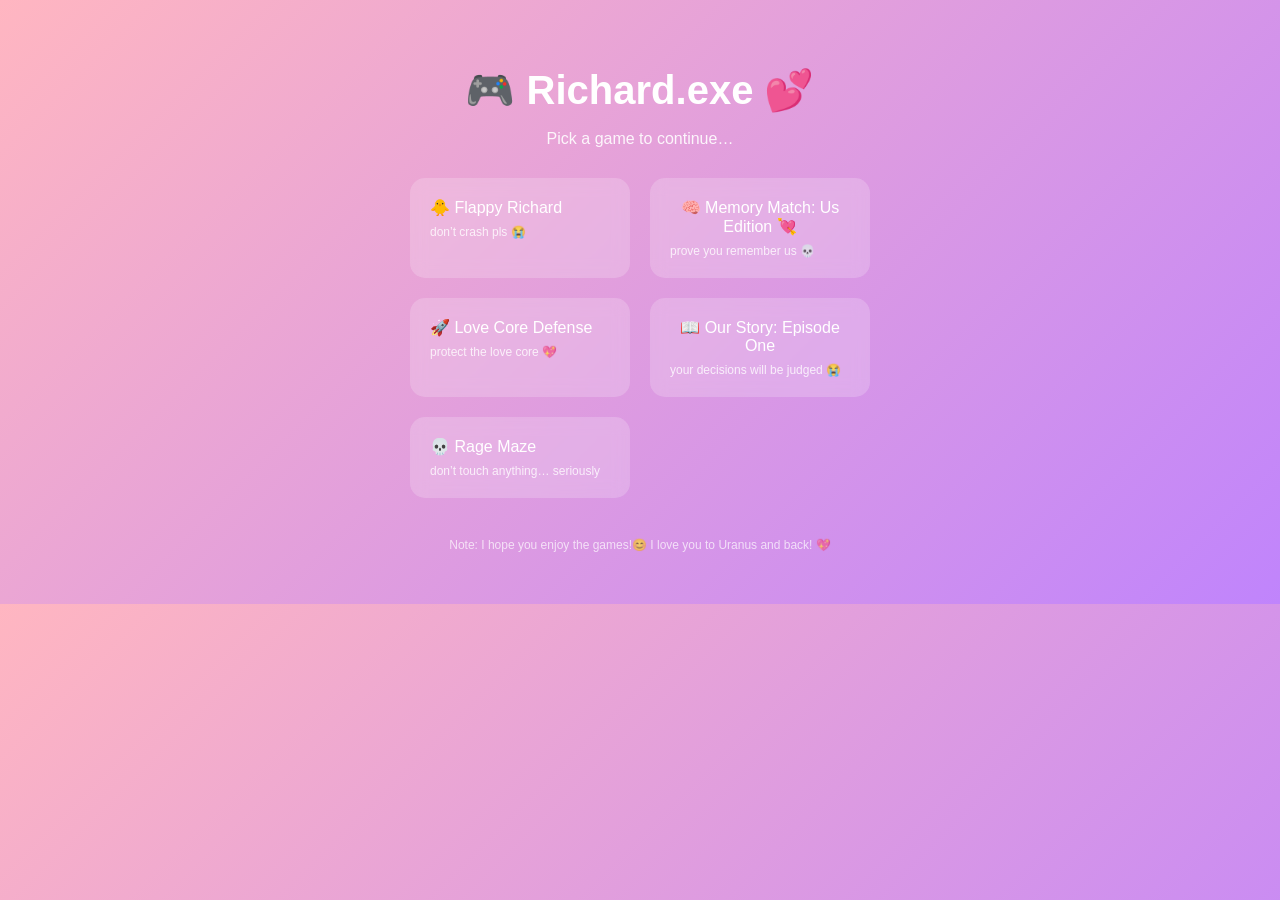
<file: index.html>
<!DOCTYPE html>
<html lang="en">
<head>
  <meta charset="UTF-8" />
  <meta name="viewport" content="width=device-width, initial-scale=1.0"/>
  <title>Richard Arcade 💕</title>
  <link rel="stylesheet" href="style.css">
</head>

<script>
function openGame(game) {
  window.location.href = game + ".html";
}
</script>

<body>

  <div class="container">

    <h1>🎮 Richard.exe 💕</h1>
<p class="subtitle">Pick a game to continue…</p>

<div class="grid">

  <button class="game-card" onclick="openGame('flappy')">
    🐥 Flappy Richard
    <span>don’t crash pls 😭</span>
  </button>

  <button class="game-card" onclick="openGame('memory')">
    🧠 Memory Match: Us Edition 💘
    <span>prove you remember us 💀</span>
  </button>

  <button class="game-card" onclick="openGame('shooter')">
    🚀 Love Core Defense
    <span>protect the love core 💖</span>
  </button>

  <button class="game-card" onclick="openGame('story')">
    📖 Our Story: Episode One
    <span>your decisions will be judged 😭</span>
  </button>

  <!-- ADD THIS -->
  <button class="game-card" onclick="location.href='maze.html'">
    💀 Rage Maze
    <span>don’t touch anything… seriously</span>
  </button>

</div>

<p class="footer">Note: I hope you enjoy the games!😊 I love you to Uranus and back! 💖</p>
</file>
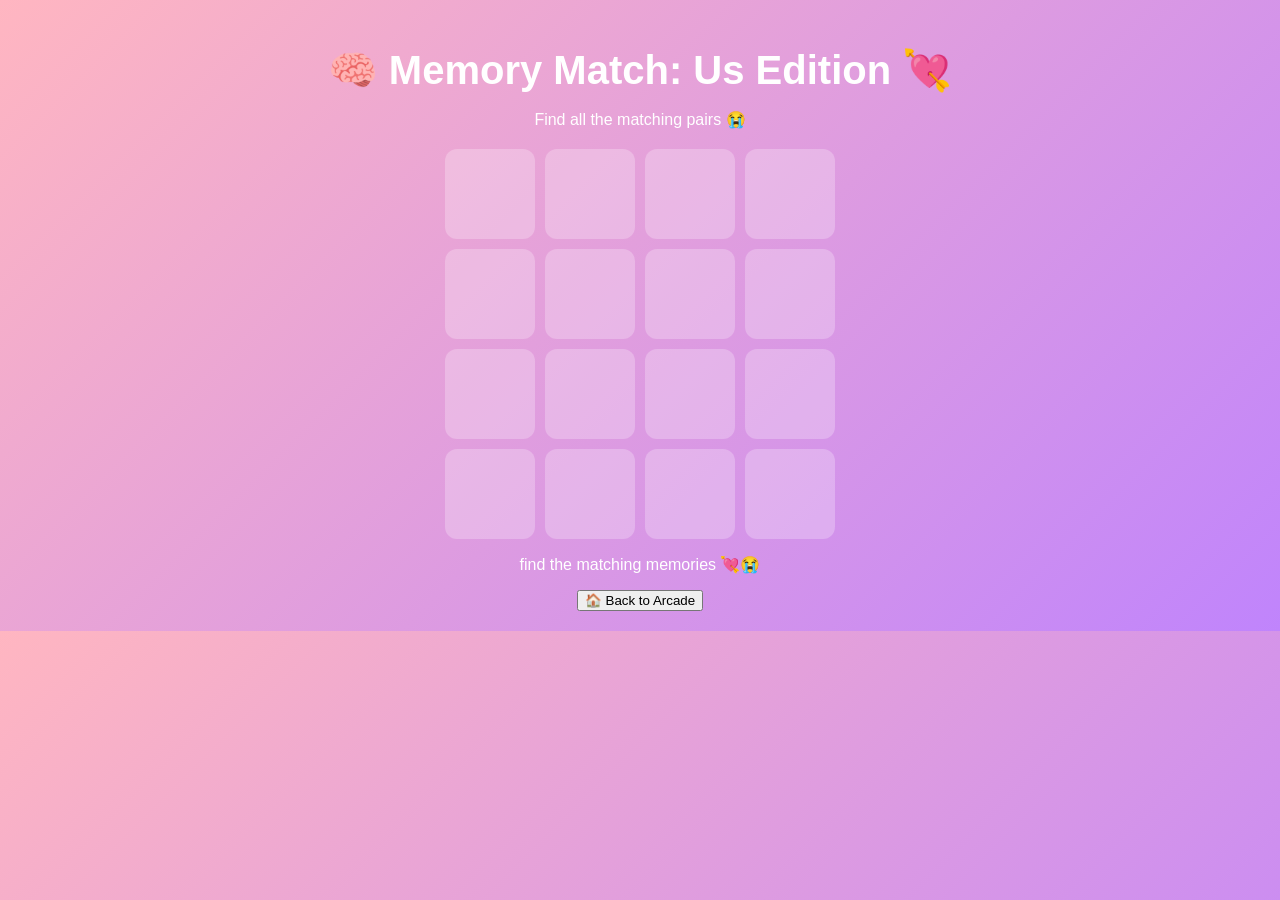
<file: memory.html>
<!DOCTYPE html>
<html lang="en">
<head>
  <meta charset="UTF-8">
  <title>Memory Match 💘</title>
  <link rel="stylesheet" href="style.css">
</head>

<body>

  <div class="game-container">

    <h1>🧠 Memory Match: Us Edition 💘</h1>
    <p>Find all the matching pairs 😭</p>

    <div id="gameBoard" class="board"></div>

    <p id="status"></p>

    <button onclick="goHome()">🏠 Back to Arcade</button>

  </div>

  <script src="memory.js"></script>
</body>
</html>
</file>
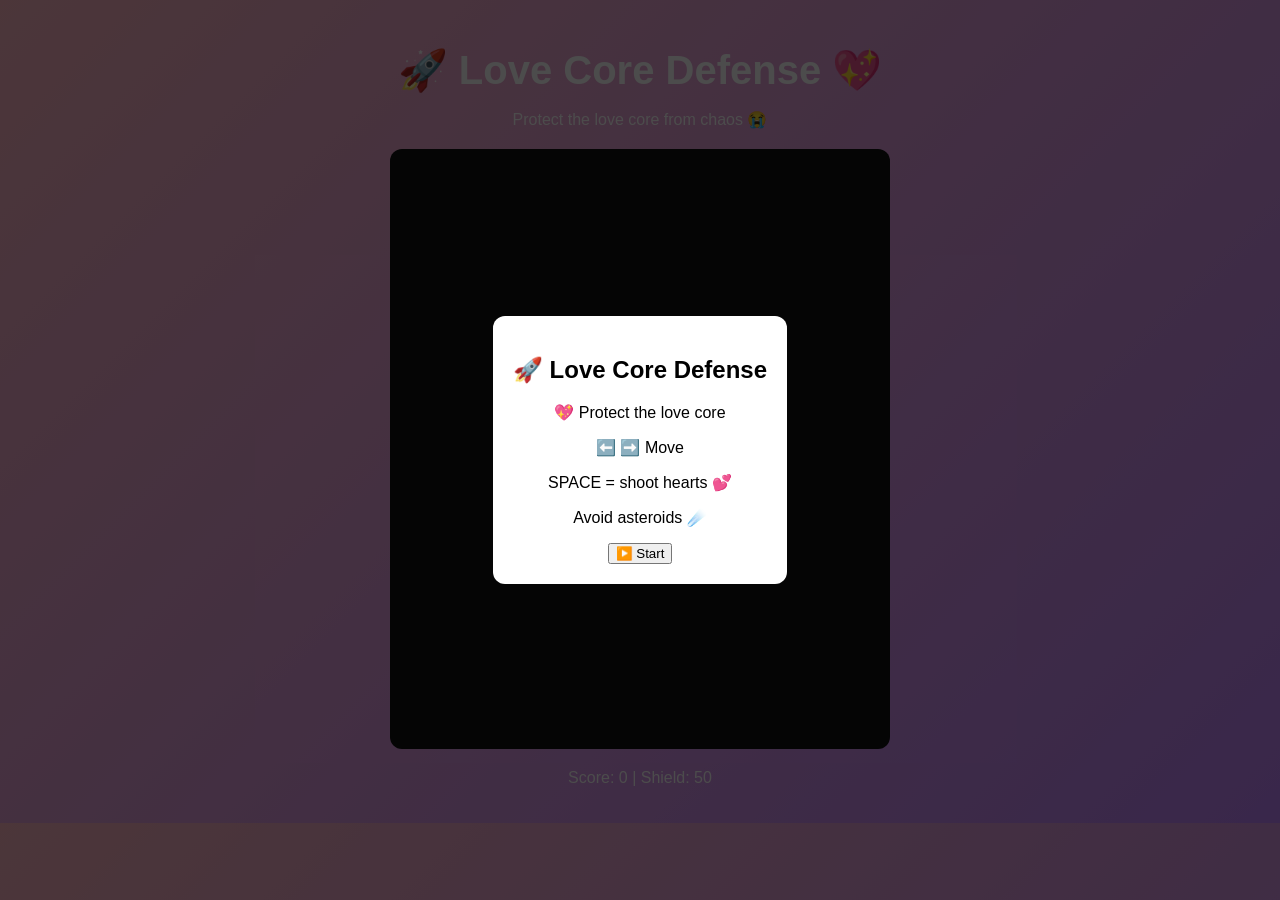
<file: shooter.html>
<!DOCTYPE html>
<html lang="en">
<head>
  <meta charset="UTF-8">
  <title>Love Core Defense 🚀💖</title>
  <link rel="stylesheet" href="style.css">
</head>

<body>

  <div class="game-container">

    <h1>🚀 Love Core Defense 💖</h1>
    <p>Protect the love core from chaos 😭</p>

    <canvas id="gameCanvas"></canvas>

    <p id="score">Score: 0 | Shield: 50</p>

    <!-- START SCREEN -->
    <div id="startScreen" class="overlay">
      <div class="popup">
        <h2>🚀 Love Core Defense</h2>

        <p>💖 Protect the love core</p>
        <p>⬅️ ➡️ Move</p>
        <p>SPACE = shoot hearts 💕</p>
        <p>Avoid asteroids ☄️</p>

        <button onclick="startGame()">▶️ Start</button>
      </div>
    </div>

    <!-- GAME OVER SCREEN -->
    <div id="gameOverScreen" class="overlay" style="display:none;">
      <div class="popup">
        <h2>💀 You lost!</h2>
        <p id="finalScore"></p>

        <button onclick="restartGame()">🔁 Restart</button>
        <button onclick="goHome()">🏠 Back to Arcade</button>
      </div>
    </div>

  </div>

  <script src="shooter.js"></script>
</body>
</html>
</file>
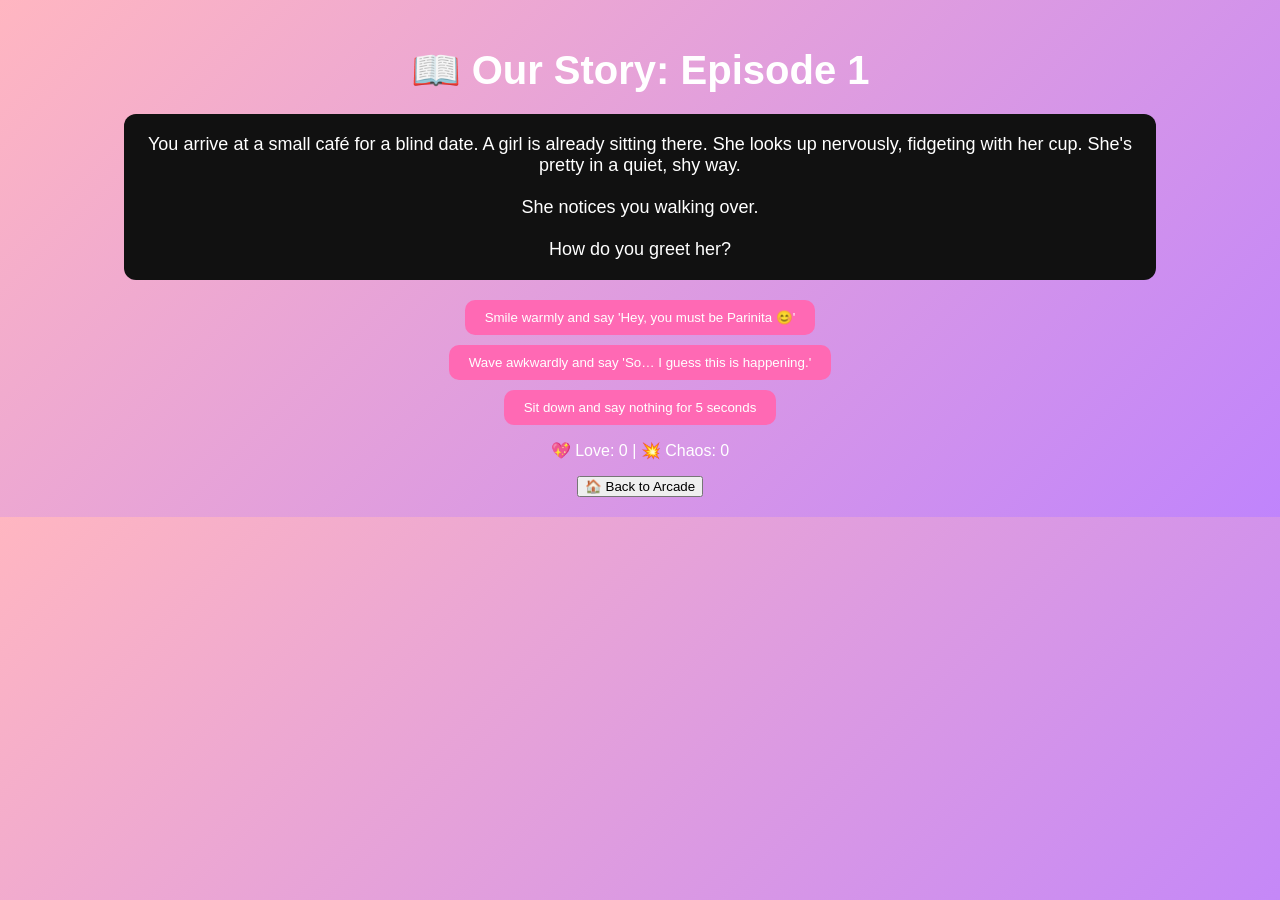
<file: story.html>
<!DOCTYPE html>
<html lang="en">
<head>
  <meta charset="UTF-8">
  <title>Our Story 💖 Episode 1</title>
  <link rel="stylesheet" href="style.css">
</head>

<body>

<div class="game-container">

  <h1>📖 Our Story: Episode 1</h1>

  <div id="storyBox" class="story-box">
    Loading...
  </div>

  <div id="choices"></div>

  <p id="stats">💖 Love: 0 | 💥 Chaos: 0</p>

  <button onclick="goHome()">🏠 Back to Arcade</button>

</div>

<script src="story.js"></script>
</body>
</html>
</file>
<file: style.css>
body {
  margin: 0;
  font-family: Arial, sans-serif;
  background: linear-gradient(135deg, #ffb6c1, #c084fc);
  color: white;
  text-align: center;
}

.container {
  padding: 40px;
}

h1 {
  font-size: 40px;
  margin-bottom: 5px;
}

.subtitle {
  opacity: 0.9;
  margin-bottom: 30px;
}

.grid {
  display: grid;
  grid-template-columns: repeat(2, 220px);
  gap: 20px;
  justify-content: center;
}

.game-card {
  background: rgba(255,255,255,0.2);
  border: none;
  padding: 20px;
  border-radius: 15px;
  color: white;
  font-size: 16px;
  cursor: pointer;
  transition: 0.2s;
  display: flex;
  flex-direction: column;
  gap: 8px;
  backdrop-filter: blur(8px);
}

.game-card span {
  font-size: 12px;
  opacity: 0.8;
}

.game-card:hover {
  transform: scale(1.05);
  background: rgba(255,255,255,0.3);
}

.footer {
  margin-top: 40px;
  font-size: 12px;
  opacity: 0.7;
}

.game-container {
  padding: 20px;
}

.board {
  display: grid;
  grid-template-columns: repeat(4, 90px);
  gap: 10px;
  justify-content: center;
  margin-top: 20px;
}

.card {
  width: 90px;
  height: 90px;
  background: rgba(255,255,255,0.25);
  display: flex;
  align-items: center;
  justify-content: center;
  border-radius: 12px;
  cursor: pointer;
  overflow: hidden;
}

.card img {
  width: 100%;
  height: 100%;
  object-fit: cover;
}

.hidden {
  font-size: 22px;
}

.card:hover {
  transform: scale(1.05);
}

.matched {
  background: rgba(0, 255, 150, 0.3);
  cursor: default;
}



canvas {
  background: radial-gradient(circle, #1a1a2e, #000);
  display: block;
  margin: 20px auto;
  border-radius: 12px;
}

.overlay {
  position: fixed;
  top: 0;
  left: 0;
  width: 100%;
  height: 100%;
  background: rgba(0,0,0,0.7);

  display: flex;
  justify-content: center;
  align-items: center;
}

.popup {
  background: white;
  padding: 20px;
  border-radius: 12px;
  text-align: center;
  color: black;
}




.story-box {
  width: 80%;
  margin: 20px auto;
  padding: 20px;
  background: #111;
  color: white;
  border-radius: 12px;
  font-size: 18px;
  min-height: 120px;
}

#choices button {
  display: block;
  margin: 10px auto;
  padding: 10px 20px;
  border-radius: 10px;
  border: none;
  cursor: pointer;
  background: hotpink;
  color: white;
}






canvas {
  display: block;
  margin: 20px auto;
  border-radius: 12px;
}

/* ACHIEVEMENTS */
.achievement {
  position: fixed;
  top: 20px;
  right: 20px;
  background: gold;
  color: black;
  padding: 15px;
  border-radius: 10px;
  font-weight: bold;
  animation: popin 0.4s;
}

.hidden {
  display: none;
}

@keyframes popin {
  from { transform: scale(0); }
  to { transform: scale(1); }
}




canvas {
  width: 500px;
  height: 600px;
  display: block;
  margin: 20px auto;
  background: #111;
  border-radius: 12px;
}
</file>
